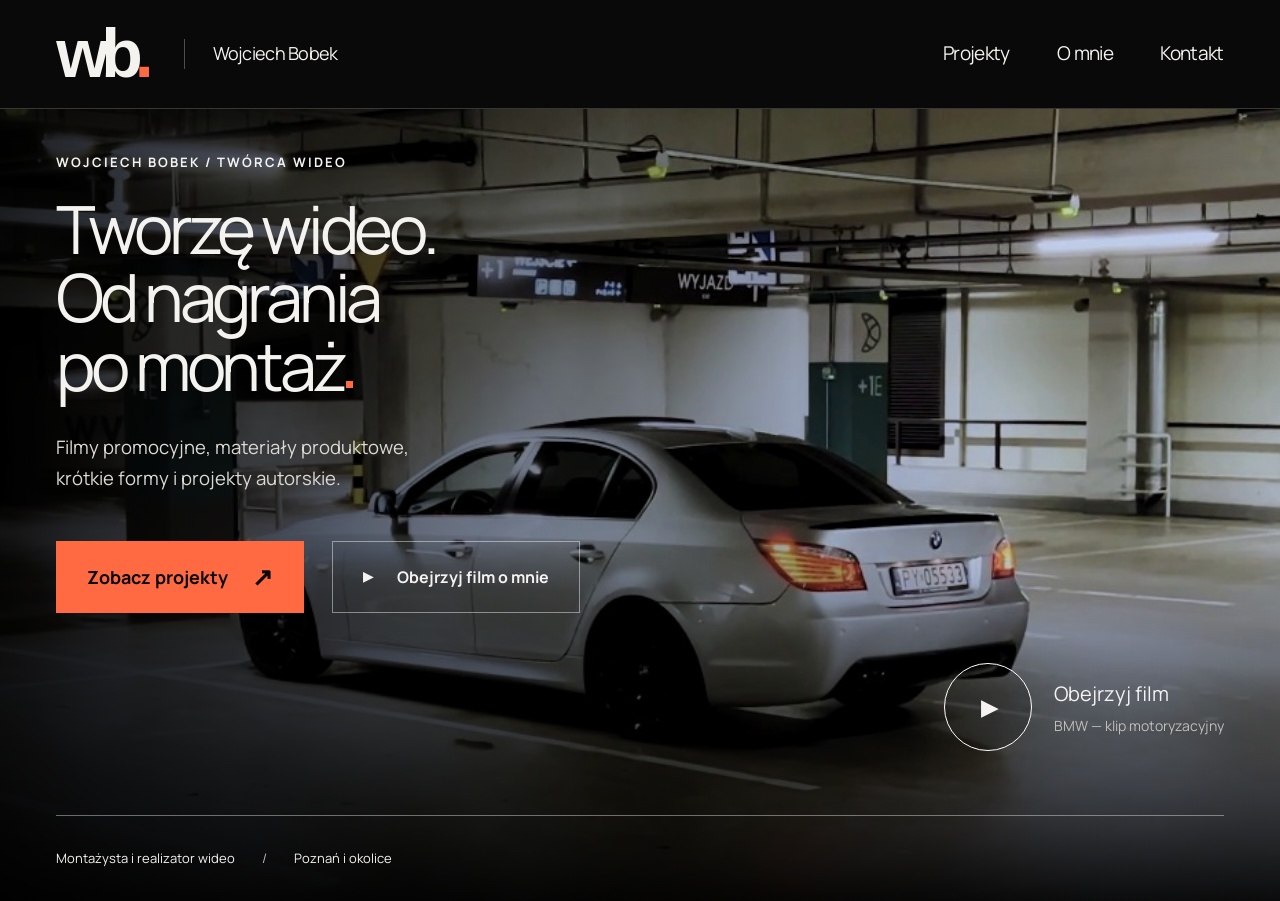
<file: index.html>
<!doctype html>
<html lang="pl"><head><meta charset="utf-8"><meta name="viewport" content="width=device-width, initial-scale=1"><meta name="theme-color" content="#090909"><title>Portfolio wideo — Wojciech Bobek</title><meta name="description" content="Wojciech Bobek — realizacja, montaż i animacja. Filmy dla firm, krótkie formy i autorskie klipy motoryzacyjne."><meta property="og:title" content="Portfolio wideo — Wojciech Bobek"><meta property="og:image" content="assets/social-preview.jpg"><link rel="icon" href="assets/favicon.svg" type="image/svg+xml"><link rel="stylesheet" href="styles.css"><script src="projects.js" defer></script><script src="app.js" defer></script></head>
<body data-page="home"><a class="skip-link" href="#main">Przejdź do treści</a>
<header class="site-header"><div class="header-inner container"><a class="brand" href="index.html" aria-label="Wojciech Bobek — strona główna"><span class="brand-mark" aria-hidden="true">wb<span>.</span></span><span class="brand-name" data-bind="site.name">Wojciech Bobek</span></a><nav class="desktop-nav" aria-label="Nawigacja główna"><a href="projekty.html">Projekty</a><a href="o-mnie.html">O mnie</a><a href="kontakt.html">Kontakt</a></nav><button class="menu-toggle" type="button" aria-expanded="false" aria-controls="mobile-nav">Menu <span aria-hidden="true">☰</span></button></div><nav class="mobile-nav container" id="mobile-nav" aria-label="Nawigacja mobilna" hidden><a href="index.html">Start</a><a href="projekty.html">Projekty</a><a href="o-mnie.html">O mnie</a><a href="kontakt.html">Kontakt</a></nav></header>
<main id="main"><section class="hero" aria-labelledby="hero-heading"><div class="hero-background" aria-hidden="true"><video id="hero-video" class="hero-video" muted playsinline loop preload="none" poster="assets/hero-poster.jpg" data-src="assets/hero-trimmed.mp4" tabindex="-1"></video></div><div class="hero-shade" aria-hidden="true"></div><div class="hero-inner container"><div class="hero-copy"><p class="eyebrow" data-bind="site.hero.eyebrow">WOJCIECH BOBEK / TWÓRCA WIDEO</p><h1 id="hero-heading"><span data-bind="site.hero.line1">Tworzę wideo.</span><span data-bind="site.hero.line2">Od nagrania</span><span class="end-dot" data-bind="site.hero.line3">po montaż.</span></h1><p class="hero-intro" data-bind="site.hero.intro">Filmy promocyjne, materiały produktowe, krótkie formy i projekty autorskie.</p><div class="hero-actions"><a class="button button-primary" href="projekty.html"><span data-bind="site.hero.cta">Zobacz projekty</span><span aria-hidden="true">↗</span></a><button class="button button-outline" type="button" data-open="about"><span aria-hidden="true">▶</span><span data-bind="site.aboutVideoCta">Obejrzyj film o mnie</span></button></div></div><button class="hero-play" type="button" data-open="bmw-poziom"><span class="play-circle" aria-hidden="true">▶</span><span><strong>Obejrzyj film</strong><small data-bind="site.hero.videoLabel">BMW — klip motoryzacyjny</small></span></button><div class="hero-bottom"><span>Montażysta i realizator wideo <span class="separator">/</span> <span data-bind="site.location">Poznań i okolice</span></span><button class="video-toggle" type="button" aria-label="Wstrzymaj film w tle" aria-pressed="false" hidden><span class="pause-icon" aria-hidden="true">Ⅱ</span><span class="video-toggle-label">Wstrzymaj tło</span></button></div></div></section></main><dialog class="project-dialog" id="project-dialog" aria-labelledby="dialog-title"><div class="dialog-shell">
<div class="dialog-header"><span class="eyebrow" id="dialog-eyebrow">PROJEKT</span><button type="button" class="dialog-close" aria-label="Zamknij projekt">×</button></div>
<div class="dialog-content"><div class="dialog-main"><div class="player-stage" id="player-stage"></div>
<div class="player-controls"><p id="current-film" aria-live="polite"></p><div><button type="button" id="previous-film" aria-label="Poprzednia wersja">←</button><button type="button" id="next-film" aria-label="Następna wersja">→</button></div></div>
<p class="player-help"><span>Odtwórz film przyciskiem ▶.</span><a id="source-link" target="_blank" rel="noopener noreferrer">Otwórz osobno ↗</a></p>
<div class="film-description"><h3>O projekcie</h3><p id="dialog-description"></p><h3>Założenie materiału</h3><p id="dialog-goal"></p></div></div>
<aside class="dialog-info"><p class="eyebrow" id="dialog-category"></p><h2 id="dialog-title"></h2><p class="dialog-client" id="dialog-client"></p>
<section class="project-role"><h3>Mój wkład</h3><ul id="dialog-roles"></ul></section>
<div id="playlist-section"><h3 class="playlist-heading">Wersje materiału <span id="playlist-count"></span></h3><div class="playlist" id="playlist"></div></div>
<a class="text-link dialog-contact" href="kontakt.html">Porozmawiajmy o projekcie <span aria-hidden="true">↗</span></a></aside></div></div></dialog>
<div class="toast" id="toast" role="status" aria-live="polite"></div></body></html>
</file>
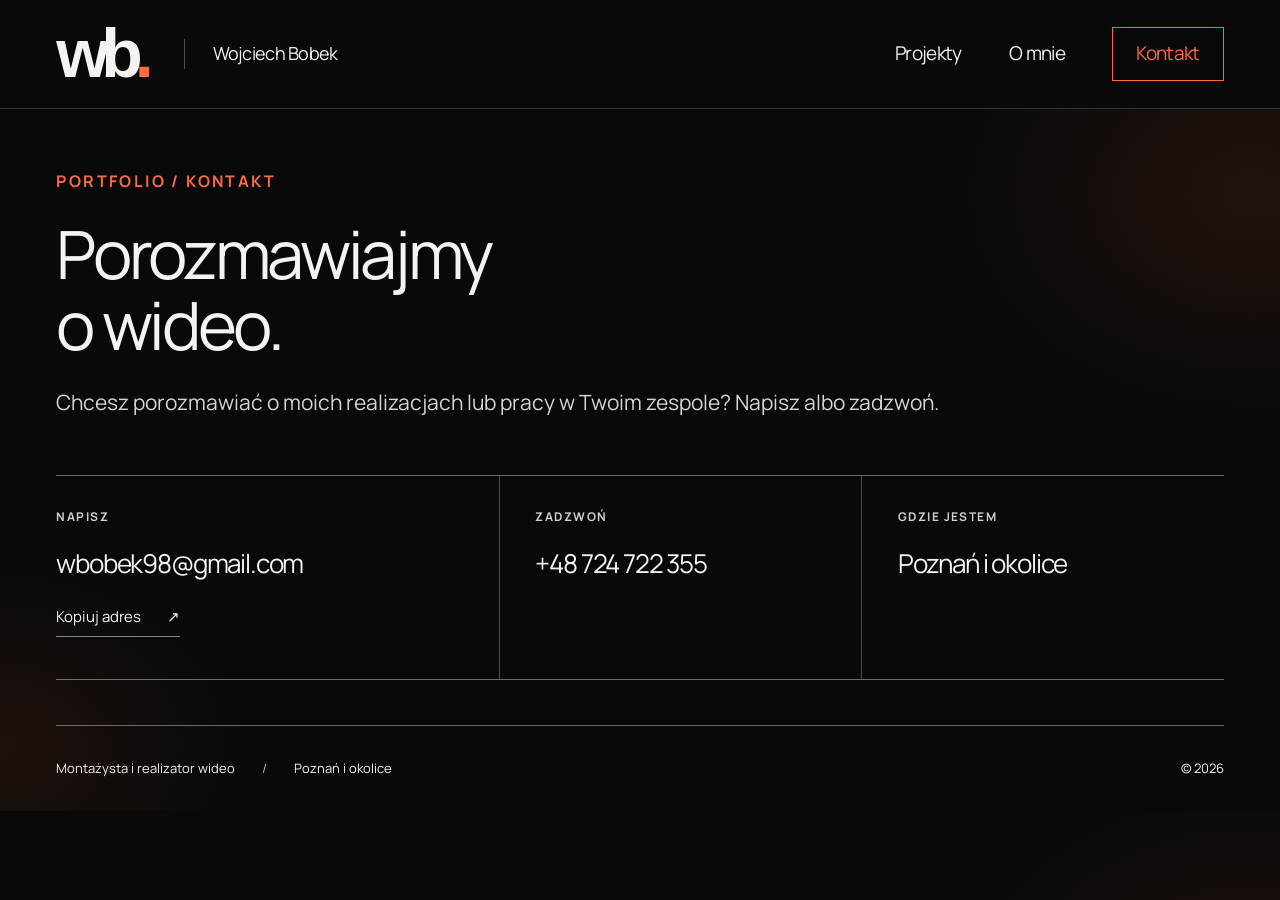
<file: kontakt.html>
<!doctype html>
<html lang="pl"><head><meta charset="utf-8"><meta name="viewport" content="width=device-width, initial-scale=1"><meta name="theme-color" content="#090909"><title>Kontakt — Wojciech Bobek</title><meta name="description" content="Wojciech Bobek — realizacja, montaż i animacja. Filmy dla firm, krótkie formy i autorskie klipy motoryzacyjne."><meta property="og:title" content="Kontakt — Wojciech Bobek"><meta property="og:image" content="assets/social-preview.jpg"><link rel="icon" href="assets/favicon.svg" type="image/svg+xml"><link rel="stylesheet" href="styles.css"><script src="projects.js" defer></script><script src="app.js" defer></script></head>
<body data-page="contact"><a class="skip-link" href="#main">Przejdź do treści</a>
<header class="site-header"><div class="header-inner container"><a class="brand" href="index.html" aria-label="Wojciech Bobek — strona główna"><span class="brand-mark" aria-hidden="true">wb<span>.</span></span><span class="brand-name" data-bind="site.name">Wojciech Bobek</span></a><nav class="desktop-nav" aria-label="Nawigacja główna"><a href="projekty.html">Projekty</a><a href="o-mnie.html">O mnie</a><a href="kontakt.html" aria-current="page">Kontakt</a></nav><button class="menu-toggle" type="button" aria-expanded="false" aria-controls="mobile-nav">Menu <span aria-hidden="true">☰</span></button></div><nav class="mobile-nav container" id="mobile-nav" aria-label="Nawigacja mobilna" hidden><a href="index.html">Start</a><a href="projekty.html">Projekty</a><a href="o-mnie.html">O mnie</a><a href="kontakt.html" aria-current="page">Kontakt</a></nav></header>
<main id="main"><section class="page-heading contact-heading container"><p class="eyebrow">PORTFOLIO / KONTAKT</p><h1 class="pre-line" data-bind="site.contact.title">Porozmawiajmy
o wideo.</h1><p class="page-intro" data-bind="site.contact.intro"></p></section><section class="contact-grid container" aria-label="Dane kontaktowe"><article><h2 class="eyebrow">NAPISZ</h2><a class="email-link" data-email href="mailto:wbobek98@gmail.com">wbobek98@gmail.com</a><button class="copy-email" type="button">Kopiuj adres <span aria-hidden="true">↗</span></button></article><article><h2 class="eyebrow">ZADZWOŃ</h2><a data-phone href="tel:+48724722355">+48 724 722 355</a></article><article><h2 class="eyebrow">GDZIE JESTEM</h2><p class="contact-value" data-bind="site.location"></p></article></section></main><footer class="site-footer container"><span>Montażysta i realizator wideo <span class="separator">/</span> <span data-bind="site.location">Poznań i okolice</span></span><span>© <span id="year">2026</span></span></footer><dialog class="project-dialog" id="project-dialog" aria-labelledby="dialog-title"><div class="dialog-shell">
<div class="dialog-header"><span class="eyebrow" id="dialog-eyebrow">PROJEKT</span><button type="button" class="dialog-close" aria-label="Zamknij projekt">×</button></div>
<div class="dialog-content"><div class="dialog-main"><div class="player-stage" id="player-stage"></div>
<div class="player-controls"><p id="current-film" aria-live="polite"></p><div><button type="button" id="previous-film" aria-label="Poprzednia wersja">←</button><button type="button" id="next-film" aria-label="Następna wersja">→</button></div></div>
<p class="player-help"><span>Odtwórz film przyciskiem ▶.</span><a id="source-link" target="_blank" rel="noopener noreferrer">Otwórz osobno ↗</a></p>
<div class="film-description"><h3>O projekcie</h3><p id="dialog-description"></p><h3>Założenie materiału</h3><p id="dialog-goal"></p></div></div>
<aside class="dialog-info"><p class="eyebrow" id="dialog-category"></p><h2 id="dialog-title"></h2><p class="dialog-client" id="dialog-client"></p>
<section class="project-role"><h3>Mój wkład</h3><ul id="dialog-roles"></ul></section>
<div id="playlist-section"><h3 class="playlist-heading">Wersje materiału <span id="playlist-count"></span></h3><div class="playlist" id="playlist"></div></div>
<a class="text-link dialog-contact" href="kontakt.html">Porozmawiajmy o projekcie <span aria-hidden="true">↗</span></a></aside></div></div></dialog>
<div class="toast" id="toast" role="status" aria-live="polite"></div></body></html>
</file>
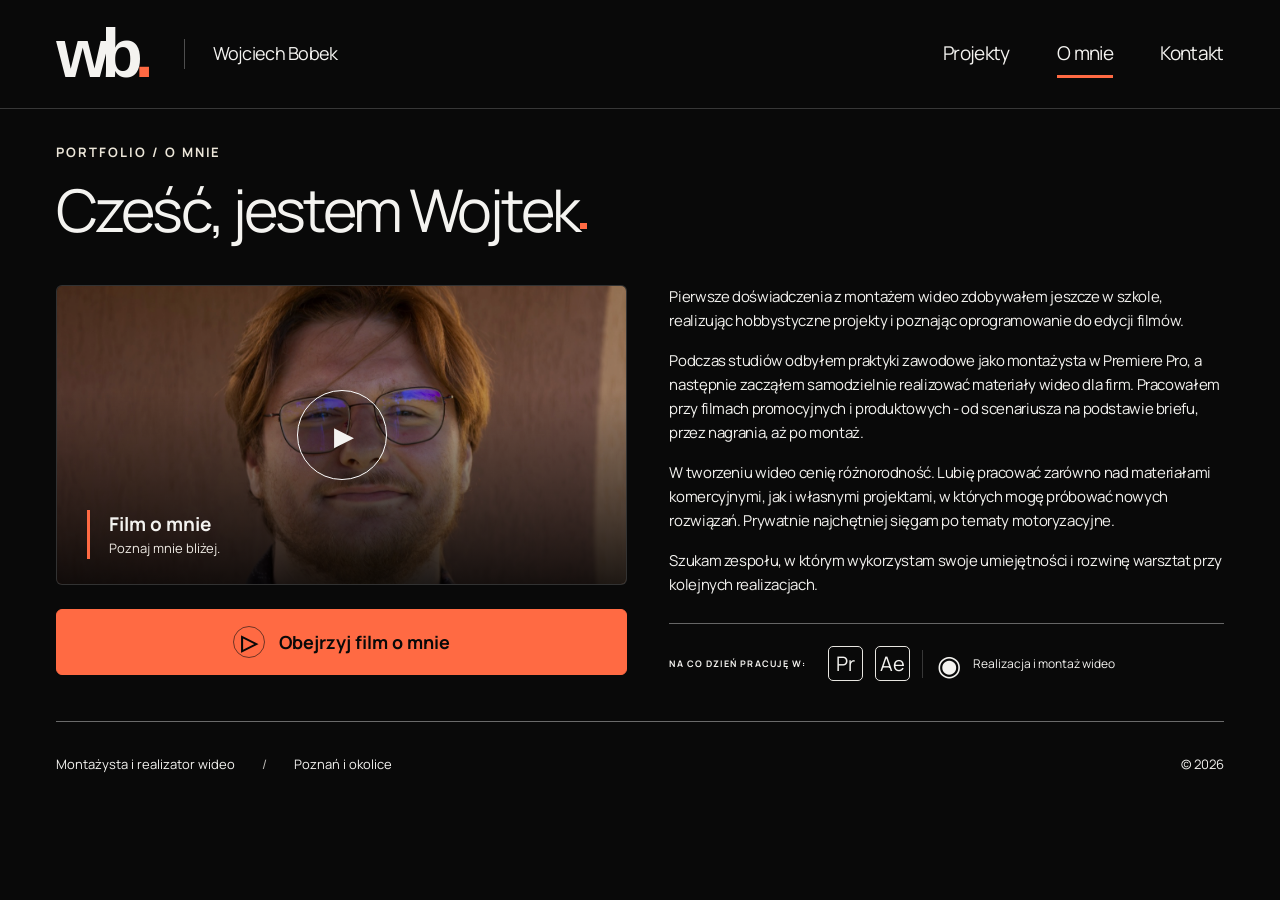
<file: o-mnie.html>
<!doctype html>
<html lang="pl"><head><meta charset="utf-8"><meta name="viewport" content="width=device-width, initial-scale=1"><meta name="theme-color" content="#090909"><title>O mnie — Wojciech Bobek</title><meta name="description" content="Wojciech Bobek — realizacja, montaż i animacja. Filmy dla firm, krótkie formy i autorskie klipy motoryzacyjne."><meta property="og:title" content="O mnie — Wojciech Bobek"><meta property="og:image" content="assets/social-preview.jpg"><link rel="icon" href="assets/favicon.svg" type="image/svg+xml"><link rel="stylesheet" href="styles.css"><script src="projects.js" defer></script><script src="app.js" defer></script></head>
<body data-page="about"><a class="skip-link" href="#main">Przejdź do treści</a>
<header class="site-header"><div class="header-inner container"><a class="brand" href="index.html" aria-label="Wojciech Bobek — strona główna"><span class="brand-mark" aria-hidden="true">wb<span>.</span></span><span class="brand-name" data-bind="site.name">Wojciech Bobek</span></a><nav class="desktop-nav" aria-label="Nawigacja główna"><a href="projekty.html">Projekty</a><a href="o-mnie.html" aria-current="page">O mnie</a><a href="kontakt.html">Kontakt</a></nav><button class="menu-toggle" type="button" aria-expanded="false" aria-controls="mobile-nav">Menu <span aria-hidden="true">☰</span></button></div><nav class="mobile-nav container" id="mobile-nav" aria-label="Nawigacja mobilna" hidden><a href="index.html">Start</a><a href="projekty.html">Projekty</a><a href="o-mnie.html" aria-current="page">O mnie</a><a href="kontakt.html">Kontakt</a></nav></header>
<main id="main"><section class="container"><div class="page-heading about-heading"><p class="eyebrow">PORTFOLIO / O MNIE</p><h1 class="end-dot" data-bind="site.about.title">Cześć, jestem Wojtek.</h1></div><div class="about-grid"><div class="about-visual"><button class="about-film-cover" type="button" data-open="about" aria-label="Obejrzyj film o mnie — wideo CV"><img class="about-image" src="assets/cover-about.jpg" width="1381" height="1080" alt="Wojciech Bobek"><span class="play-circle" aria-hidden="true">▶</span><span class="cover-caption"><strong>Film o mnie</strong><small>Poznaj mnie bliżej.</small></span></button><button class="button button-primary about-film-cta" type="button" data-open="about"><span class="cta-play" aria-hidden="true">▷</span><span data-bind="site.aboutVideoCta">Obejrzyj film o mnie</span></button></div><div class="about-copy"><div class="biography"><p data-bind="site.about.lead"></p><p data-bind="site.about.paragraphs.0"></p><p data-bind="site.about.paragraphs.1"></p><p data-bind="site.about.paragraphs.2"></p></div><div class="tool-list"><p class="eyebrow">NA CO DZIEŃ PRACUJĘ W:</p><span title="Adobe Premiere Pro" aria-label="Adobe Premiere Pro" class="tool-badge">Pr</span><span title="Adobe After Effects" aria-label="Adobe After Effects" class="tool-badge">Ae</span><span class="tool-service"><span aria-hidden="true">◉</span> Realizacja i montaż wideo</span></div></div></div></section></main><footer class="site-footer container"><span>Montażysta i realizator wideo <span class="separator">/</span> <span data-bind="site.location">Poznań i okolice</span></span><span>© <span id="year">2026</span></span></footer><dialog class="project-dialog" id="project-dialog" aria-labelledby="dialog-title"><div class="dialog-shell">
<div class="dialog-header"><span class="eyebrow" id="dialog-eyebrow">PROJEKT</span><button type="button" class="dialog-close" aria-label="Zamknij projekt">×</button></div>
<div class="dialog-content"><div class="dialog-main"><div class="player-stage" id="player-stage"></div>
<div class="player-controls"><p id="current-film" aria-live="polite"></p><div><button type="button" id="previous-film" aria-label="Poprzednia wersja">←</button><button type="button" id="next-film" aria-label="Następna wersja">→</button></div></div>
<p class="player-help"><span>Odtwórz film przyciskiem ▶.</span><a id="source-link" target="_blank" rel="noopener noreferrer">Otwórz osobno ↗</a></p>
<div class="film-description"><h3>O projekcie</h3><p id="dialog-description"></p><h3>Założenie materiału</h3><p id="dialog-goal"></p></div></div>
<aside class="dialog-info"><p class="eyebrow" id="dialog-category"></p><h2 id="dialog-title"></h2><p class="dialog-client" id="dialog-client"></p>
<section class="project-role"><h3>Mój wkład</h3><ul id="dialog-roles"></ul></section>
<div id="playlist-section"><h3 class="playlist-heading">Wersje materiału <span id="playlist-count"></span></h3><div class="playlist" id="playlist"></div></div>
<a class="text-link dialog-contact" href="kontakt.html">Porozmawiajmy o projekcie <span aria-hidden="true">↗</span></a></aside></div></div></dialog>
<div class="toast" id="toast" role="status" aria-live="polite"></div></body></html>
</file>
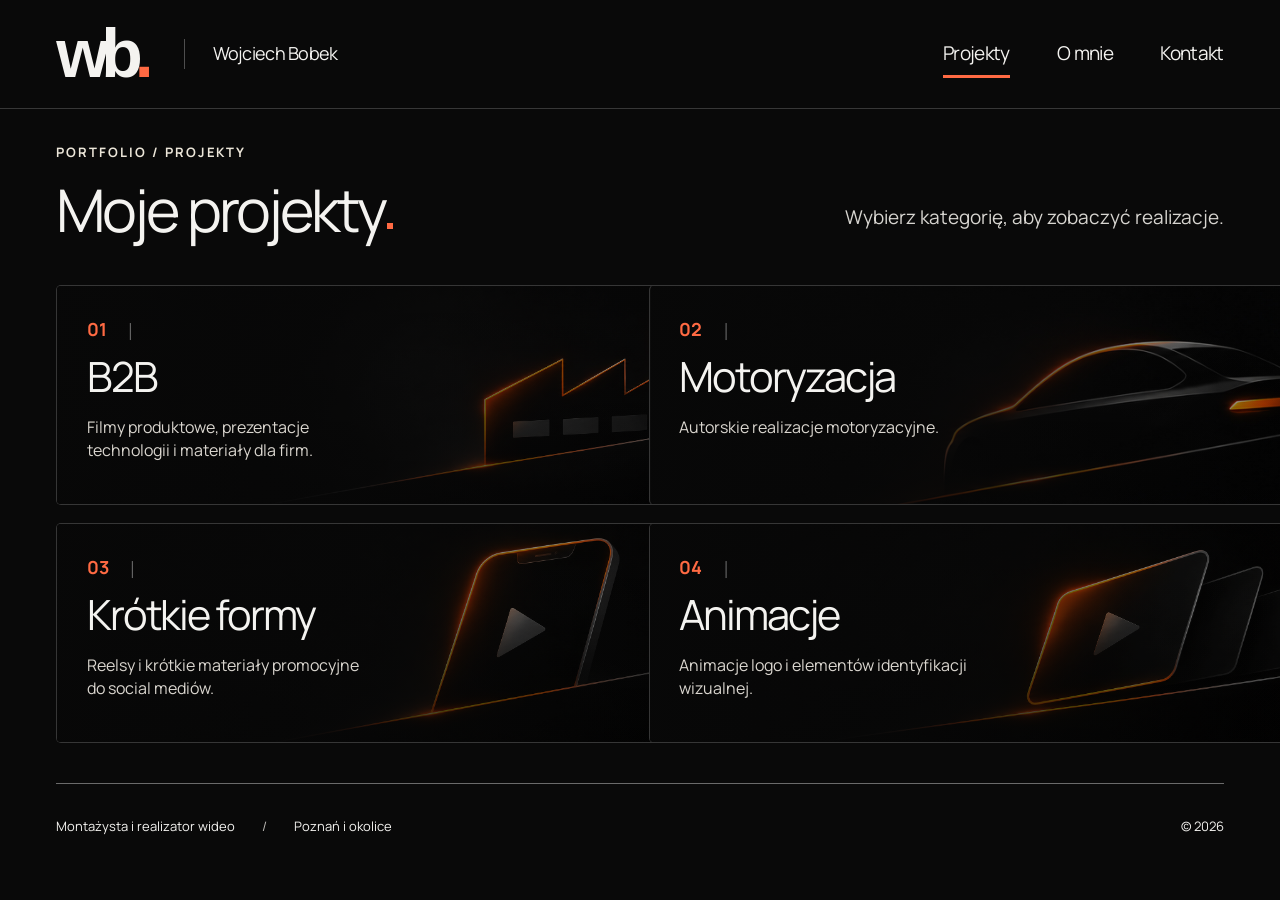
<file: projekty.html>
<!doctype html>
<html lang="pl"><head><meta charset="utf-8"><meta name="viewport" content="width=device-width, initial-scale=1"><meta name="theme-color" content="#090909"><title>Projekty — Wojciech Bobek</title><meta name="description" content="Wojciech Bobek — realizacja, montaż i animacja. Filmy dla firm, krótkie formy i autorskie klipy motoryzacyjne."><meta property="og:title" content="Projekty — Wojciech Bobek"><meta property="og:image" content="assets/social-preview.jpg"><link rel="icon" href="assets/favicon.svg" type="image/svg+xml"><link rel="stylesheet" href="styles.css"><script src="projects.js" defer></script><script src="app.js" defer></script></head>
<body data-page="projects"><a class="skip-link" href="#main">Przejdź do treści</a>
<header class="site-header"><div class="header-inner container"><a class="brand" href="index.html" aria-label="Wojciech Bobek — strona główna"><span class="brand-mark" aria-hidden="true">wb<span>.</span></span><span class="brand-name" data-bind="site.name">Wojciech Bobek</span></a><nav class="desktop-nav" aria-label="Nawigacja główna"><a href="projekty.html" aria-current="page">Projekty</a><a href="o-mnie.html">O mnie</a><a href="kontakt.html">Kontakt</a></nav><button class="menu-toggle" type="button" aria-expanded="false" aria-controls="mobile-nav">Menu <span aria-hidden="true">☰</span></button></div><nav class="mobile-nav container" id="mobile-nav" aria-label="Nawigacja mobilna" hidden><a href="index.html">Start</a><a href="projekty.html" aria-current="page">Projekty</a><a href="o-mnie.html">O mnie</a><a href="kontakt.html">Kontakt</a></nav></header>
<main id="main"><section id="category-overview" class="container"><div class="page-heading projects-heading"><div><p class="eyebrow">PORTFOLIO / PROJEKTY</p><h1 class="end-dot" data-bind="site.projects.title">Moje projekty.</h1></div><p class="page-intro" data-bind="site.projects.intro">Wybierz kategorię, aby zobaczyć realizacje.</p></div><div id="category-cards" class="category-grid"></div><noscript>Do przeglądania projektów włącz JavaScript.</noscript></section><section id="category-detail" class="container category-detail" hidden><p class="breadcrumb"><a href="projekty.html" data-category="all">← &nbsp; Projekty</a><span>/</span><span id="breadcrumb-category"></span></p><div class="category-heading"><a class="back-button" href="projekty.html" data-category="all"><span aria-hidden="true">←</span> Cofnij</a><h1 id="category-title" class="end-dot" tabindex="-1"></h1><nav id="category-nav" aria-label="Pozostałe kategorie"></nav><p id="category-description"></p></div><div class="category-workspace"><aside class="film-sidebar" aria-label="Filmy w kategorii"><div id="category-films"></div><p id="empty-projects" hidden>W tej kategorii nie ma jeszcze widocznych projektów.</p></aside><section class="selected-project" aria-labelledby="selected-title"><div id="category-player" class="category-player"></div><div class="film-meta"><p id="category-current-film" aria-live="polite"></p><a id="category-source" target="_blank" rel="noopener noreferrer">Otwórz osobno ↗</a></div><div id="category-versions" class="version-tabs" role="group" aria-label="Wersje materiału"></div><div class="project-detail-copy"><div><h2 id="selected-title" class="end-dot"></h2><p id="selected-type" class="eyebrow"></p><p id="selected-description"></p><details id="selected-goal-wrap"><summary>Założenie materiału</summary><p id="selected-goal"></p></details></div><aside class="project-facts"><div><h3>MOJA ROLA</h3><ul id="selected-roles"></ul></div><div id="selected-client-wrap"><h3>FIRMA / MARKA</h3><p id="selected-client"></p></div></aside></div></section></div><a class="return-projects" href="projekty.html" data-category="all">Powrót do projektów ↗</a></section></main><footer class="site-footer container"><span>Montażysta i realizator wideo <span class="separator">/</span> <span data-bind="site.location">Poznań i okolice</span></span><span>© <span id="year">2026</span></span></footer><dialog class="project-dialog" id="project-dialog" aria-labelledby="dialog-title"><div class="dialog-shell">
<div class="dialog-header"><span class="eyebrow" id="dialog-eyebrow">PROJEKT</span><button type="button" class="dialog-close" aria-label="Zamknij projekt">×</button></div>
<div class="dialog-content"><div class="dialog-main"><div class="player-stage" id="player-stage"></div>
<div class="player-controls"><p id="current-film" aria-live="polite"></p><div><button type="button" id="previous-film" aria-label="Poprzednia wersja">←</button><button type="button" id="next-film" aria-label="Następna wersja">→</button></div></div>
<p class="player-help"><span>Odtwórz film przyciskiem ▶.</span><a id="source-link" target="_blank" rel="noopener noreferrer">Otwórz osobno ↗</a></p>
<div class="film-description"><h3>O projekcie</h3><p id="dialog-description"></p><h3>Założenie materiału</h3><p id="dialog-goal"></p></div></div>
<aside class="dialog-info"><p class="eyebrow" id="dialog-category"></p><h2 id="dialog-title"></h2><p class="dialog-client" id="dialog-client"></p>
<section class="project-role"><h3>Mój wkład</h3><ul id="dialog-roles"></ul></section>
<div id="playlist-section"><h3 class="playlist-heading">Wersje materiału <span id="playlist-count"></span></h3><div class="playlist" id="playlist"></div></div>
<a class="text-link dialog-contact" href="kontakt.html">Porozmawiajmy o projekcie <span aria-hidden="true">↗</span></a></aside></div></div></dialog>
<div class="toast" id="toast" role="status" aria-live="polite"></div></body></html>
</file>
<file: styles.css>
@font-face{font-family:Manrope;src:url('assets/fonts/manrope-regular.ttf') format('truetype');font-weight:400 500;font-display:swap}
@font-face{font-family:Manrope;src:url('assets/fonts/manrope-bold.ttf') format('truetype');font-weight:600 800;font-display:swap}
:root{--bg:#090909;--text:#f4f3f0;--muted:#c0beb9;--line:#ffffff30;--accent:#ff6a43;--sans:Manrope,Arial,sans-serif;--header:108px;--gutter:clamp(24px,4.4vw,76px);--width:1700px;color-scheme:dark}
*{box-sizing:border-box}html{scroll-behavior:smooth}body{margin:0;background:var(--bg);color:var(--text);font:400 16px/1.65 var(--sans);-webkit-font-smoothing:antialiased}body:has(dialog[open]){overflow:hidden}h1,h2,h3,p{margin:0}h1,h2,h3{font-weight:400;line-height:1.13;letter-spacing:-.05em}h1{font-size:clamp(44px,4.6vw,80px)}h2{font-size:38px}button,input,select,textarea{font:inherit}button{cursor:pointer;color:inherit}a{color:inherit;text-decoration:none}button,a{touch-action:manipulation;-webkit-tap-highlight-color:transparent}button:disabled{opacity:.4;cursor:default}button:focus-visible,a:focus-visible,summary:focus-visible{outline:2px solid var(--accent);outline-offset:5px}img,video{display:block;max-width:100%}[hidden]{display:none!important}::selection{background:var(--accent);color:#080808}.container{width:min(var(--width),calc(100% - 2*var(--gutter)));margin-inline:auto}.eyebrow{font-size:13px;letter-spacing:.15em;line-height:1.5;font-weight:700;text-transform:uppercase}.pre-line{white-space:pre-line}.end-dot{position:relative}.end-dot:after{content:'';display:inline-block;width:.105em;height:.105em;background:var(--accent);margin-left:.035em;vertical-align:.04em}.end-dot{font-feature-settings:'ss01'}.end-dot[data-bind]{white-space:pre-line}.end-dot::selection{color:var(--text)}.separator{padding-inline:24px;color:var(--muted)}.sr-only{position:absolute;width:1px;height:1px;padding:0;overflow:hidden;clip:rect(0,0,0,0);white-space:nowrap;border:0}.skip-link{position:fixed;top:12px;left:12px;z-index:1000;padding:10px 18px;background:var(--text);color:#111;transform:translateY(-180%)}.skip-link:focus{transform:none}
.site-header{position:relative;z-index:10;border-bottom:1px solid var(--line);background:#090909}.header-inner{display:flex;align-items:center;justify-content:space-between;min-height:var(--header);gap:24px}.brand{display:flex;align-items:center;gap:28px}.brand-mark{font:700 68px/.85 Arial,sans-serif;letter-spacing:-8px;padding-right:6px}.brand-mark>span{color:var(--accent);letter-spacing:-4px}.brand-name{border-left:1px solid #ffffff48;padding-left:28px;font-size:18px;letter-spacing:-.04em}.desktop-nav{display:flex;align-items:center;gap:clamp(30px,3.7vw,66px)}.desktop-nav a{position:relative;padding:12px 0;font-size:19px;letter-spacing:-.035em}.desktop-nav a:after{content:'';height:3px;background:var(--accent);position:absolute;bottom:4px;left:0;right:0;transform:scaleX(0);transform-origin:left;transition:transform .18s}.desktop-nav a:hover:after,.desktop-nav a[aria-current=page]:after{transform:scaleX(1)}body[data-page=contact] .desktop-nav a[aria-current]{padding:10px 23px;border:1px solid var(--accent);color:var(--accent)}body[data-page=contact] .desktop-nav a[aria-current]:after{display:none}.menu-toggle{display:none}.mobile-nav a{font-size:19px;padding:12px 0;border-top:1px solid var(--line)}.mobile-nav a[aria-current]{color:var(--accent)}
.button{display:inline-flex;justify-content:center;align-items:center;gap:24px;min-height:65px;padding:16px 30px;background:none;border:1px solid #ffffff70;font-size:18px;font-weight:600;line-height:1.5;transition:background .18s,border-color .18s}.button:hover{border-color:var(--text);background:#ffffff0d}.button-primary{background:var(--accent);border-color:var(--accent);color:#090909}.button-primary:hover{background:#ff855f;border-color:#ff855f}.button-primary>span:last-child[aria-hidden]{font-size:25px}.button-outline{font-size:16px}.button-outline>span[aria-hidden]{font-size:13px}.play-circle{display:grid;place-items:center;width:88px;height:88px;flex:0 0 auto;border:1px solid #fff;border-radius:50%;font-size:23px;padding-left:4px;background:#0003;transition:background .2s,transform .2s}.play-circle:hover{background:#ff6a4350}.hero{position:relative;isolation:isolate;min-height:calc(100svh - var(--header));background:#111}.hero-background,.hero-shade{position:absolute;inset:0;z-index:-1}.hero-background{background:url('assets/hero-poster.jpg') 60% 50%/cover}.hero-video{width:100%;height:100%;object-fit:cover;object-position:60% 50%}.hero-shade{background:linear-gradient(90deg,#000d 0%,#0007 37%,#0001 80%),linear-gradient(0deg,#000e 0%,transparent 45%)}.hero-inner{position:relative;min-height:calc(100svh - var(--header));padding-top:clamp(44px,4.2vh,72px);padding-bottom:150px;display:flex;align-items:flex-start}.hero-copy{position:relative;z-index:1;max-width:760px}.hero-copy>.eyebrow{margin-bottom:22px}.hero h1{font-size:clamp(64px,5.2vw,94px);line-height:1.03;letter-spacing:-.063em}.hero h1>span{display:block}.hero-intro{font-size:clamp(18px,1.45vw,25px);line-height:1.65;color:#dbd9d3;max-width:630px;margin:32px 0 48px;white-space:pre-line}.hero-actions{display:flex;flex-wrap:wrap;gap:28px}.hero-play{position:absolute;right:0;bottom:150px;display:flex;align-items:center;gap:22px;background:none;border:0;padding:0;text-align:left}.hero-play strong{display:block;font-size:20px;font-weight:500}.hero-play small{display:block;font-size:14px;color:var(--muted);margin-top:4px}.hero-bottom{position:absolute;bottom:0;left:0;right:0;min-height:86px;display:flex;align-items:center;justify-content:space-between;gap:24px;border-top:1px solid #ffffff65;font-size:13px}.video-toggle{display:flex;align-items:center;gap:18px;border:0;background:none;padding:12px 0;font-size:13px}.pause-icon{font-size:18px;font-family:Arial,sans-serif}
.page-heading{padding-top:34px;margin-bottom:42px}.page-heading .eyebrow{margin-bottom:14px;color:#ece6d9}.projects-heading{display:flex;align-items:flex-end;justify-content:space-between;gap:40px}.page-intro{font-size:19px;color:#d7d5d0;max-width:940px;line-height:1.65}.projects-heading .page-intro{padding-bottom:10px}.category-grid{display:grid;grid-template-columns:repeat(2,minmax(0,1fr));gap:18px}.category-card{display:block;position:relative;overflow:hidden;isolation:isolate;min-height:240px;aspect-ratio:3.2/1;border:1px solid #ffffff25;border-radius:5px;background:#141414}.category-card:after{content:'';position:absolute;inset:0;background:linear-gradient(90deg,#080808ef 0%,#080808b0 38%,#08080810 85%),linear-gradient(0deg,#0006,transparent);z-index:-1}.category-card>img{position:absolute;inset:0;width:100%;height:100%;object-fit:cover;z-index:-2;transition:transform .5s,filter .4s;filter:brightness(.8)}.category-card:hover{border-color:var(--accent)}.category-card:hover>img{transform:scale(1.045);filter:brightness(1)}.category-card-copy{padding:clamp(26px,2.3vw,40px);position:relative;max-width:78%}.category-number{color:var(--accent);font-size:18px;font-weight:700;margin-bottom:8px}.category-number>span{color:#ffffff70;font-weight:400;font-size:14px;margin-left:16px}.category-card h2{font-size:clamp(34px,3.25vw,58px);margin-bottom:16px}.category-card-copy>p:last-child{font-size:16px;line-height:1.45;color:#dad6cf;max-width:290px}.category-card-arrow{position:absolute;right:25px;bottom:12px;font-size:48px;font-weight:400;line-height:1.5}.site-footer{display:flex;justify-content:space-between;align-items:center;gap:24px;border-top:1px solid #ffffff65;margin-top:40px;min-height:86px;font-size:13px;padding-block:22px}
.category-detail{padding-top:26px}.breadcrumb{display:flex;align-items:center;gap:12px;font-size:14px;margin-bottom:18px}.breadcrumb a:hover{color:var(--accent)}.category-heading{display:flex;align-items:center;gap:28px;margin-bottom:34px}.back-button{display:flex;align-items:center;justify-content:center;gap:12px;border:1px solid #ffffff50;border-radius:7px;padding:8px 17px;min-height:46px;white-space:nowrap}.back-button>span{color:var(--accent);font-size:26px;line-height:1}.back-button:hover{border-color:var(--accent)}.category-heading h1{font-size:clamp(34px,3.2vw,58px);white-space:nowrap;flex-shrink:0}.category-heading nav{display:flex;gap:28px;padding-inline:30px;border-inline:1px solid var(--line);align-self:stretch;align-items:center;flex-wrap:wrap}.category-heading nav a{font-size:16px;border-bottom:1px solid #ffffff65;white-space:nowrap;line-height:1.5}.category-heading nav a:hover{color:var(--accent)}.category-heading>p{font-size:16px;line-height:1.65;max-width:560px;flex:1}.category-workspace{display:grid;grid-template-columns:minmax(260px,1fr) minmax(0,2fr);gap:30px}.film-sidebar{min-width:0}#category-films{display:grid;gap:18px;max-height:690px;overflow-y:auto;scrollbar-width:thin;scrollbar-color:#6a4335 #151515;padding:4px 5px 4px 0}.film-choice{display:block;width:100%;position:relative;isolation:isolate;border:1px solid #ffffff26;border-radius:7px;background:#141414;padding:0;aspect-ratio:3.15/1;min-height:135px;text-align:left;overflow:hidden}.film-choice:before{content:'';position:absolute;inset:0;background:linear-gradient(0deg,#000e,transparent 100%),linear-gradient(90deg,#0009,transparent);z-index:-1}.film-choice>img{position:absolute;width:100%;height:100%;object-fit:cover;inset:0;z-index:-2}.film-choice[aria-pressed=true]{border:2px solid var(--accent)}.film-choice:hover{border-color:var(--accent)}.film-choice-copy{position:absolute;left:22px;right:70px;bottom:19px;display:flex;align-items:center;gap:16px}.film-arrow{color:var(--accent);font-size:17px;flex-shrink:0}.film-choice strong{font-size:17px;font-weight:600;line-height:1.4;display:block}.film-choice small{font-size:12px;line-height:1.5;color:#e3e0da;display:block;margin-top:3px}.film-duration{position:absolute;bottom:15px;right:15px;font-size:12px;background:#0009;padding:1px 7px;border-radius:4px}.selected-project{min-width:0}.category-player{position:relative;width:100%;aspect-ratio:16/6.4;background:#050505;border:1px solid #ffffff25;border-radius:5px;overflow:hidden}.category-player>video,.category-player>iframe{width:100%;height:100%;object-fit:contain;border:0;position:absolute;inset:0}.category-player.portrait{aspect-ratio:16/9}.category-player.portrait video,.category-player.portrait iframe{width:min(100%,calc(56.25% * 9 / 16));min-width:32%;margin:auto;left:0;right:0}.external-cover{position:absolute;inset:0;width:100%;height:100%;border:0;background:#101010;padding:0;display:grid;place-items:center}.external-cover>img{position:absolute;inset:0;width:100%;height:100%;object-fit:cover;filter:brightness(.7)}.portrait .external-cover>img{object-fit:contain}.external-cover .play-circle{position:relative}.external-prompt{position:absolute;bottom:20px;font-size:14px}.film-meta{display:flex;justify-content:space-between;gap:20px;font-size:12px;color:var(--muted);margin:10px 0 20px}.film-meta a:hover{color:var(--accent)}.version-tabs{display:flex;flex-wrap:wrap;gap:8px;margin-bottom:22px}.version-tabs button{padding:8px 12px;font-size:12px;border:1px solid var(--line);background:transparent}.version-tabs button[aria-pressed=true]{border-color:var(--accent);color:var(--accent)}.project-detail-copy{display:grid;grid-template-columns:minmax(0,1.55fr) minmax(170px,1fr);gap:30px}.project-detail-copy h2{font-size:clamp(28px,2.4vw,44px);margin-bottom:5px}.project-detail-copy .eyebrow{font-size:11px;margin-bottom:15px}.project-detail-copy p{font-size:14px;line-height:1.8}.project-facts{border-left:1px solid var(--line);padding-left:26px}.project-facts>div+div{margin-top:22px}.project-facts h3{font-size:10px;font-weight:700;letter-spacing:.1em;margin:5px 0 11px}.project-facts ul{padding:0;margin:0;list-style:none;font-size:12px;line-height:1.8}.project-facts li+li{margin-top:5px}.project-facts p{font-size:12px}#selected-goal-wrap{margin-top:14px;font-size:13px;color:var(--muted)}summary{cursor:pointer}#selected-goal-wrap p{margin-top:10px}.return-projects{display:block;text-align:right;font-size:13px;margin-top:32px}.return-projects:hover{color:var(--accent)}
.about-heading{margin-bottom:42px}.about-grid{display:grid;grid-template-columns:1.03fr 1fr;gap:clamp(30px,3.3vw,60px)}.about-visual{min-width:0}.about-film-cover{position:relative;display:grid;place-items:center;width:100%;aspect-ratio:1.9/1;background:#141414;border:1px solid #ffffff20;border-radius:6px;padding:0;overflow:hidden;text-align:left;isolation:isolate}.about-film-cover:after{content:'';position:absolute;inset:0;background:linear-gradient(0deg,#000c,transparent 65%);z-index:-1}.about-image{position:absolute;inset:0;width:100%;height:100%;object-fit:cover;object-position:50% 36%;z-index:-2;filter:brightness(.75);transition:filter .3s}.about-film-cover:hover .about-image{filter:brightness(.95)}.about-film-cover .play-circle{width:90px;height:90px;font-size:26px}.cover-caption{position:absolute;bottom:25px;left:30px;border-left:3px solid var(--accent);padding-left:19px}.cover-caption strong{display:block;font-size:19px;font-weight:600;line-height:1.5}.cover-caption small{display:block;font-size:13px;color:#efebe4}.about-film-cta{width:100%;margin-top:24px;border-radius:6px;gap:14px;min-height:62px}.about-film-cta .cta-play{display:grid;place-items:center;border:1px solid #1119;border-radius:50%;width:32px;height:32px;font-size:21px}.biography p{font-size:17px;line-height:1.6;letter-spacing:-.025em;margin-bottom:16px}.biography p:last-child{margin:0}.tool-list{display:flex;align-items:center;gap:18px;flex-wrap:wrap;border-top:1px solid #ffffff60;margin-top:40px;padding-top:28px}.tool-list .eyebrow{font-size:9px;letter-spacing:.12em;margin-right:10px}.tool-badge{display:grid;place-items:center;border:1px solid #e8e6e1;border-radius:5px;width:35px;height:35px;font-size:20px;line-height:1}.tool-service{display:flex;gap:12px;align-items:center;border-left:1px solid var(--line);padding-left:20px;font-size:12px}.tool-service>span{font-size:28px;line-height:1}
body[data-page=contact]{background:radial-gradient(ellipse 24% 28% at 98% 24%,#ad4d2126,transparent 100%),radial-gradient(ellipse 19% 23% at 0 92%,#ad4d2120,transparent 100%),#090909}.contact-heading{padding-top:60px;margin-bottom:55px}.contact-heading .eyebrow{color:var(--accent);font-size:16px;margin-bottom:25px}.contact-heading h1{font-size:clamp(56px,5.2vw,92px);line-height:1.07;max-width:900px;margin-bottom:25px}.contact-heading .page-intro{font-size:21px;max-width:960px}.contact-grid{display:grid;grid-template-columns:1.22fr 1fr 1fr;border-block:1px solid #ffffff65}.contact-grid article{padding:32px 0 42px;min-width:0}.contact-grid article+article{border-left:1px solid #ffffff45;padding-left:clamp(24px,2.8vw,48px)}.contact-grid .eyebrow{font-size:12px;color:#d5cfc7;margin-bottom:18px;letter-spacing:.12em}.contact-grid a,.contact-value{font-size:clamp(23px,2.2vw,38px);line-height:1.5;letter-spacing:-.045em;overflow-wrap:anywhere}.contact-grid a:hover{color:var(--accent)}.copy-email{display:flex;align-items:center;gap:26px;background:none;border:0;border-bottom:1px solid #ffffff80;padding:0 0 6px;margin-top:22px;font-size:15px}.copy-email:hover{color:var(--accent)}body[data-page=contact] .site-footer{margin-top:45px}
@media(min-width:1101px) and (max-height:780px){.hero-inner{padding-top:35px;padding-bottom:125px}.hero h1{font-size:clamp(64px,5vw,83px)}.hero-intro{margin:20px 0 28px;font-size:20px}.hero-play{bottom:125px}.hero-bottom{min-height:72px}.hero-copy>.eyebrow{margin-bottom:16px}.hero .button{min-height:60px}}
@media(max-width:1300px){.category-heading{flex-wrap:wrap;gap:20px}.category-heading>p{flex-basis:100%;max-width:none}.category-heading nav{padding:8px 22px;gap:24px}.category-card{min-height:220px}.category-card-copy{max-width:90%}.biography p{font-size:15px}.tool-list{gap:12px;margin-top:26px;padding-top:22px}.tool-service{padding-left:14px}.contact-grid a,.contact-value{font-size:26px}}
@media(max-width:1000px){:root{--header:92px;--gutter:30px}.brand-mark{font-size:58px}.brand-name{font-size:16px;padding-left:22px}.brand{gap:22px}.desktop-nav{gap:32px}.desktop-nav a{font-size:17px}.hero h1{font-size:76px}.hero-play{bottom:120px;gap:13px}.hero-play .play-circle{width:60px;height:60px;font-size:16px}.hero-play strong{font-size:16px}.hero-play small{font-size:11px}.hero-intro{font-size:19px;max-width:520px}.hero-actions{gap:16px}.hero-actions .button{padding:14px 24px;font-size:16px}.category-card{aspect-ratio:auto;min-height:240px}.category-card h2{font-size:38px}.category-card-copy{padding:25px}.category-card-copy>p:last-child{font-size:14px;max-width:240px}.projects-heading{align-items:flex-start;flex-direction:column;gap:16px}.projects-heading .page-intro{padding:0}.about-grid{gap:30px;grid-template-columns:1fr 1fr}.about-film-cover{aspect-ratio:1.25/1}.about-film-cta{font-size:16px}.tool-service{border-left:0;padding-left:0}.category-workspace{gap:22px;grid-template-columns:minmax(230px,.8fr) minmax(0,1.6fr)}.film-choice{min-height:125px}.film-choice strong{font-size:15px}.film-choice-copy{left:14px;bottom:17px;gap:10px;right:45px}.film-duration{font-size:10px;right:8px;bottom:8px}.category-player{aspect-ratio:16/9}.project-detail-copy{grid-template-columns:1fr;gap:20px}.project-facts{border-left:0;border-top:1px solid var(--line);padding:18px 0 0;display:grid;grid-template-columns:1fr 1fr;gap:20px}.project-facts>div+div{margin:0}.contact-grid{grid-template-columns:1.2fr 1fr}.contact-grid article:last-child{grid-column:1/-1;border-left:0;border-top:1px solid var(--line);padding-left:0}.site-footer .separator{padding-inline:14px}}
@media(max-width:760px){:root{--gutter:22px;--header:84px}.desktop-nav{display:none}.menu-toggle{display:flex;align-items:center;gap:12px;border:0;background:transparent;padding:12px 0 12px 12px;font-size:15px}.mobile-nav:not([hidden]){display:flex;flex-direction:column;padding-bottom:20px}.brand-name{font-size:14px;padding-left:17px}.brand{gap:17px}.brand-mark{font-size:53px;letter-spacing:-6px}.hero-inner{padding-top:40px;padding-bottom:190px;min-height:max(730px,calc(100svh - var(--header)))}.hero h1{font-size:clamp(53px,10.5vw,78px)}.hero-copy>.eyebrow{font-size:10px;letter-spacing:.12em}.hero-intro{white-space:normal;font-size:18px;max-width:410px;margin:26px 0 30px}.hero-shade{background:linear-gradient(90deg,#000c,#0005),linear-gradient(0deg,#000f,transparent 90%)}.hero-actions{gap:12px}.hero-actions .button{min-height:56px;padding:14px 19px;font-size:14px;gap:14px}.hero-play{left:0;right:auto;bottom:105px}.hero-play .play-circle{width:50px;height:50px;font-size:14px}.hero-bottom{min-height:75px;font-size:10px}.hero-bottom>span{max-width:230px}.hero-bottom .separator{padding-inline:9px}.video-toggle{font-size:10px;gap:9px}.page-heading{padding-top:30px;margin-bottom:30px}.page-heading .eyebrow{font-size:11px}h1{font-size:48px}.page-intro{font-size:16px}.category-grid{grid-template-columns:1fr;gap:14px}.category-card{min-height:205px;aspect-ratio:2.7/1}.category-card h2{font-size:40px;margin-bottom:10px}.category-card-copy{padding:24px;max-width:80%}.category-number{font-size:15px}.category-card-copy>p:last-child{font-size:14px}.category-card-arrow{font-size:40px;right:20px;bottom:10px}.category-heading{gap:14px;margin-bottom:24px}.category-heading h1{font-size:36px;white-space:normal}.category-heading nav{border-left:0;padding:10px 0;border-right:0;flex-basis:100%;gap:26px}.category-heading nav a{font-size:14px}.category-heading>p{font-size:14px}.back-button{font-size:14px;min-height:40px;padding:7px 13px}.category-workspace{display:flex;flex-direction:column;gap:22px}.film-sidebar{order:0}.selected-project{order:1}#category-films{display:flex;overflow-x:auto;overflow-y:hidden;gap:12px;max-height:none;padding:3px 2px 9px;scroll-snap-type:x proximity}.film-choice{flex:0 0 245px;min-height:110px;aspect-ratio:2.2/1;scroll-snap-align:start}.film-choice strong{font-size:14px}.film-choice small{font-size:10px}.film-choice-copy{right:32px;bottom:23px}.category-player{aspect-ratio:16/9}.film-meta{font-size:10px;gap:12px}.film-meta>p{max-width:65%}.project-detail-copy h2{font-size:34px}.project-facts{font-size:13px}.return-projects{margin-top:26px}.about-grid{grid-template-columns:1fr;gap:30px}.about-film-cover{aspect-ratio:1.8/1}.about-film-cover .play-circle{width:68px;height:68px;font-size:21px}.cover-caption{bottom:18px;left:20px;padding-left:14px}.cover-caption strong{font-size:17px}.cover-caption small{font-size:12px}.about-film-cta{margin-top:18px;min-height:58px}.biography p{font-size:16px;margin-bottom:18px}.tool-list{padding-top:24px;gap:17px}.tool-list .eyebrow{flex-basis:100%}.tool-service{padding-left:16px;border-left:1px solid var(--line)}.contact-heading{padding-top:40px;margin-bottom:36px}.contact-heading h1{font-size:clamp(49px,10vw,74px)}.contact-heading .eyebrow{font-size:12px}.contact-heading .page-intro{font-size:17px}.contact-grid{grid-template-columns:1fr}.contact-grid article,.contact-grid article+article,.contact-grid article:last-child{padding:26px 0;border-left:0;grid-column:auto;min-width:0}.contact-grid article+article{border-top:1px solid var(--line)}.contact-grid a,.contact-value{font-size:clamp(24px,6.3vw,34px)}.contact-grid .eyebrow{margin-bottom:12px}.copy-email{font-size:14px;margin-top:18px}.site-footer{margin-top:30px;font-size:10px;min-height:76px;align-items:flex-start}.site-footer>span:first-child{max-width:260px}.site-footer .separator{padding-inline:10px}}
@media(max-width:380px){.brand-name{font-size:12px;padding-left:12px}.brand{gap:12px}.brand-mark{font-size:47px}.menu-toggle{font-size:13px;gap:8px}.hero h1{font-size:51px}.hero-actions{flex-direction:column;max-width:280px}.hero-intro{font-size:16px}.hero-inner{min-height:805px}.hero-bottom .separator{display:none}.hero-bottom>span>span:last-child{display:block}.category-heading h1{font-size:31px}.category-card h2{font-size:36px}.category-card-copy{max-width:90%}.tool-service{border:0;padding:0;flex-basis:100%}}
@media(prefers-reduced-motion:reduce){html{scroll-behavior:auto}*,*:before,*:after{transition:none!important;animation:none!important}.hero-video{opacity:0}}

.project-dialog{background:#151514;color:var(--text);padding:0;border:1px solid #565147;width:min(1440px,calc(100% - 52px));max-width:none;max-height:calc(100svh - 52px);overflow-y:auto;overscroll-behavior:contain}.project-dialog::backdrop{background:#000d;backdrop-filter:blur(14px)}.dialog-shell{padding:22px 30px 34px}.dialog-header{display:flex;align-items:center;justify-content:space-between;border-bottom:1px solid var(--line);padding-bottom:13px;margin-bottom:27px}.dialog-header>.eyebrow{font-size:11px;color:var(--muted)}.dialog-close{border:0;background:none;font:400 36px/1 var(--sans);width:44px;height:44px}.dialog-content{display:grid;grid-template-columns:minmax(0,1fr) 330px;gap:36px}.dialog-main{min-width:0}.player-stage{position:relative;aspect-ratio:16/10;max-height:65svh;display:flex;align-items:center;justify-content:center;background:#050505;overflow:hidden}.player-stage iframe,.player-stage video{display:block;position:absolute;inset:0;margin:auto;border:0;width:100%;height:100%;object-fit:contain}.player-stage.portrait iframe,.player-stage.portrait video{width:auto;max-width:100%;aspect-ratio:9/16}.player-controls{display:flex;align-items:center;justify-content:space-between;gap:17px;margin-top:17px}.player-controls>p{font-size:13px;line-height:1.7;margin:0}.player-controls>div{display:flex;gap:6px;flex-shrink:0}.player-controls button{width:39px;height:35px;background:#282620;border:1px solid var(--line);font-size:22px;line-height:1}.player-help{display:flex;align-items:start;justify-content:space-between;gap:15px;font-size:12px;color:var(--muted);padding-top:17px;margin:17px 0 28px;border-top:1px solid var(--line);line-height:1.7}.player-help a{white-space:nowrap;text-decoration:underline;text-underline-offset:4px}.film-description h3{font-size:17px;line-height:1.5;margin-bottom:10px}.film-description p{font-size:14px;line-height:1.9;color:var(--muted);margin-bottom:23px}.dialog-info>.eyebrow{font-size:11px;color:var(--accent);margin-bottom:13px}.dialog-info h2{font-size:35px;margin-bottom:16px}.dialog-client{font-size:15px;line-height:1.7;color:var(--muted);margin-bottom:25px}.project-role{padding-block:23px;border-block:1px solid var(--line)}.project-role h3{font-size:18px;line-height:1.5;margin-bottom:15px}.project-role ul{list-style:none;margin:0;padding:0;display:grid;gap:12px}.project-role li{position:relative;padding-left:17px;font-size:14px;line-height:1.8;color:#d6d0c3}.project-role li:before{content:'';position:absolute;left:0;top:11px;width:5px;height:5px;background:var(--accent);border-radius:50%}.playlist-heading{display:flex;justify-content:space-between;font-size:15px;line-height:1.7;margin:27px 0 14px}.playlist-heading span{color:var(--accent)}.playlist{display:grid;gap:7px}.playlist-button{background:#211f1b;border:1px solid transparent;padding:8px;display:flex;align-items:center;gap:12px;width:100%;text-align:left}.playlist-button img{width:64px;height:44px;object-fit:cover;flex-shrink:0}.playlist-button>span{font-size:12px;line-height:1.6}.playlist-button small{display:block;font-size:10px;color:var(--muted);margin-top:3px}.playlist-button[aria-pressed=true]{border-color:var(--accent)}.dialog-contact{font-size:13px;gap:18px;margin-top:28px}.toast{position:fixed;left:50%;bottom:24px;transform:translate(-50%,15px);z-index:100;max-width:calc(100vw - 40px);padding:13px 22px;background:var(--text);color:#111;font-size:14px;text-align:center;pointer-events:none;opacity:0;transition:opacity .2s,transform .2s}.toast.visible{opacity:1;transform:translate(-50%,0)}

@media(max-width:900px){.dialog-content{grid-template-columns:1fr}.dialog-info{padding-top:22px;border-top:1px solid var(--line)}.project-dialog{width:calc(100% - 24px);max-height:calc(100svh - 24px)}}
@media(max-width:600px){.dialog-shell{padding:14px 18px 25px}.player-help{font-size:11px}.dialog-info h2{font-size:30px}}

/* Player frames need the full viewport; the provider lays out its own controls. */
.category-player,
.player-stage{
  display:block;
  position:relative;
  width:100%;
  height:auto;
  min-width:0;
  min-height:220px;
  aspect-ratio:16 / 9;
  max-height:none;
  background:#050505;
  overflow:hidden;
}
.category-player.portrait,
.player-stage.portrait{
  aspect-ratio:4 / 5;
  max-height:72svh;
  min-height:320px;
}
.category-player>iframe,
.category-player>video,
.player-stage>iframe,
.player-stage>video,
.category-player.portrait>iframe,
.category-player.portrait>video,
.player-stage.portrait>iframe,
.player-stage.portrait>video{
  display:block;
  position:relative;
  inset:auto;
  width:100%;
  height:auto;
  min-width:0;
  max-width:none;
  max-height:none;
  margin:0;
  border:0;
  min-height:inherit;
  aspect-ratio:16 / 9;
  object-fit:contain;
}
.category-player.portrait>iframe,
.category-player.portrait>video,
.player-stage.portrait>iframe,
.player-stage.portrait>video{
  aspect-ratio:4 / 5;
  max-height:72svh;
}
.portrait .external-cover>img{object-fit:contain}
.header-inner,.hero-copy,.category-heading,.category-heading nav,
.category-overview,.category-detail,.film-sidebar,.selected-project,
.about-copy,.biography,.contact-grid article{min-width:0}
.category-workspace>*,.about-grid>*{min-width:0;max-width:100%}
.category-heading h1{max-width:100%;overflow-wrap:anywhere}
.project-detail-copy h2,.project-detail-copy p,.biography p{overflow-wrap:anywhere}
@media(max-width:760px){
  .header-inner{gap:12px}
  .brand{min-width:0;gap:14px}
  .brand-name{min-width:0;padding-left:14px}
  .menu-toggle{flex-shrink:0}
  .hero-copy{width:100%;max-width:100%}
  .hero h1{font-size:clamp(42px,10.4vw,70px)}
  .hero-actions{max-width:100%}
  .hero-actions .button{max-width:100%;white-space:normal}
  .hero-play{max-width:100%}
  .hero-play>span:last-child{min-width:0}
  .hero-play small{overflow-wrap:anywhere}
  .category-heading h1{flex:1 1 180px;white-space:normal}
  .category-heading nav{width:100%;gap:12px 23px}
  .category-heading>p{min-width:0;overflow-wrap:anywhere}
  .category-workspace{width:100%}
  .film-sidebar{width:100%;max-width:100%;overflow:hidden}
  #category-films{width:100%;max-width:100%;overscroll-behavior-x:contain}
  .category-player,.player-stage{min-height:200px}
  .category-player.portrait,.player-stage.portrait{min-height:320px;max-height:72svh}
  .film-meta{flex-wrap:wrap}
  .film-meta>p{max-width:100%;min-width:0;overflow-wrap:anywhere}
  .dialog-content,.dialog-main,.dialog-info{min-width:0}
  .player-controls{flex-wrap:wrap}
  .player-controls>p{min-width:0;overflow-wrap:anywhere}
  .player-help{flex-wrap:wrap}
  .player-help a{white-space:normal;overflow-wrap:anywhere}
  .tool-list{max-width:100%}
  .tool-service{min-width:0}
  .site-footer>span{min-width:0}
}
@media(max-width:380px){
  .brand{gap:10px}
  .brand-mark{font-size:44px}
  .brand-name{font-size:11px;padding-left:10px}
  .menu-toggle{font-size:12px;padding-left:6px;gap:7px}
  .hero h1{font-size:clamp(38px,11.4vw,43px)}
  .hero-actions{width:100%}
  .hero-actions .button{width:100%}
  .category-heading h1{font-size:30px}
  .project-facts{grid-template-columns:1fr}
}
</file>
